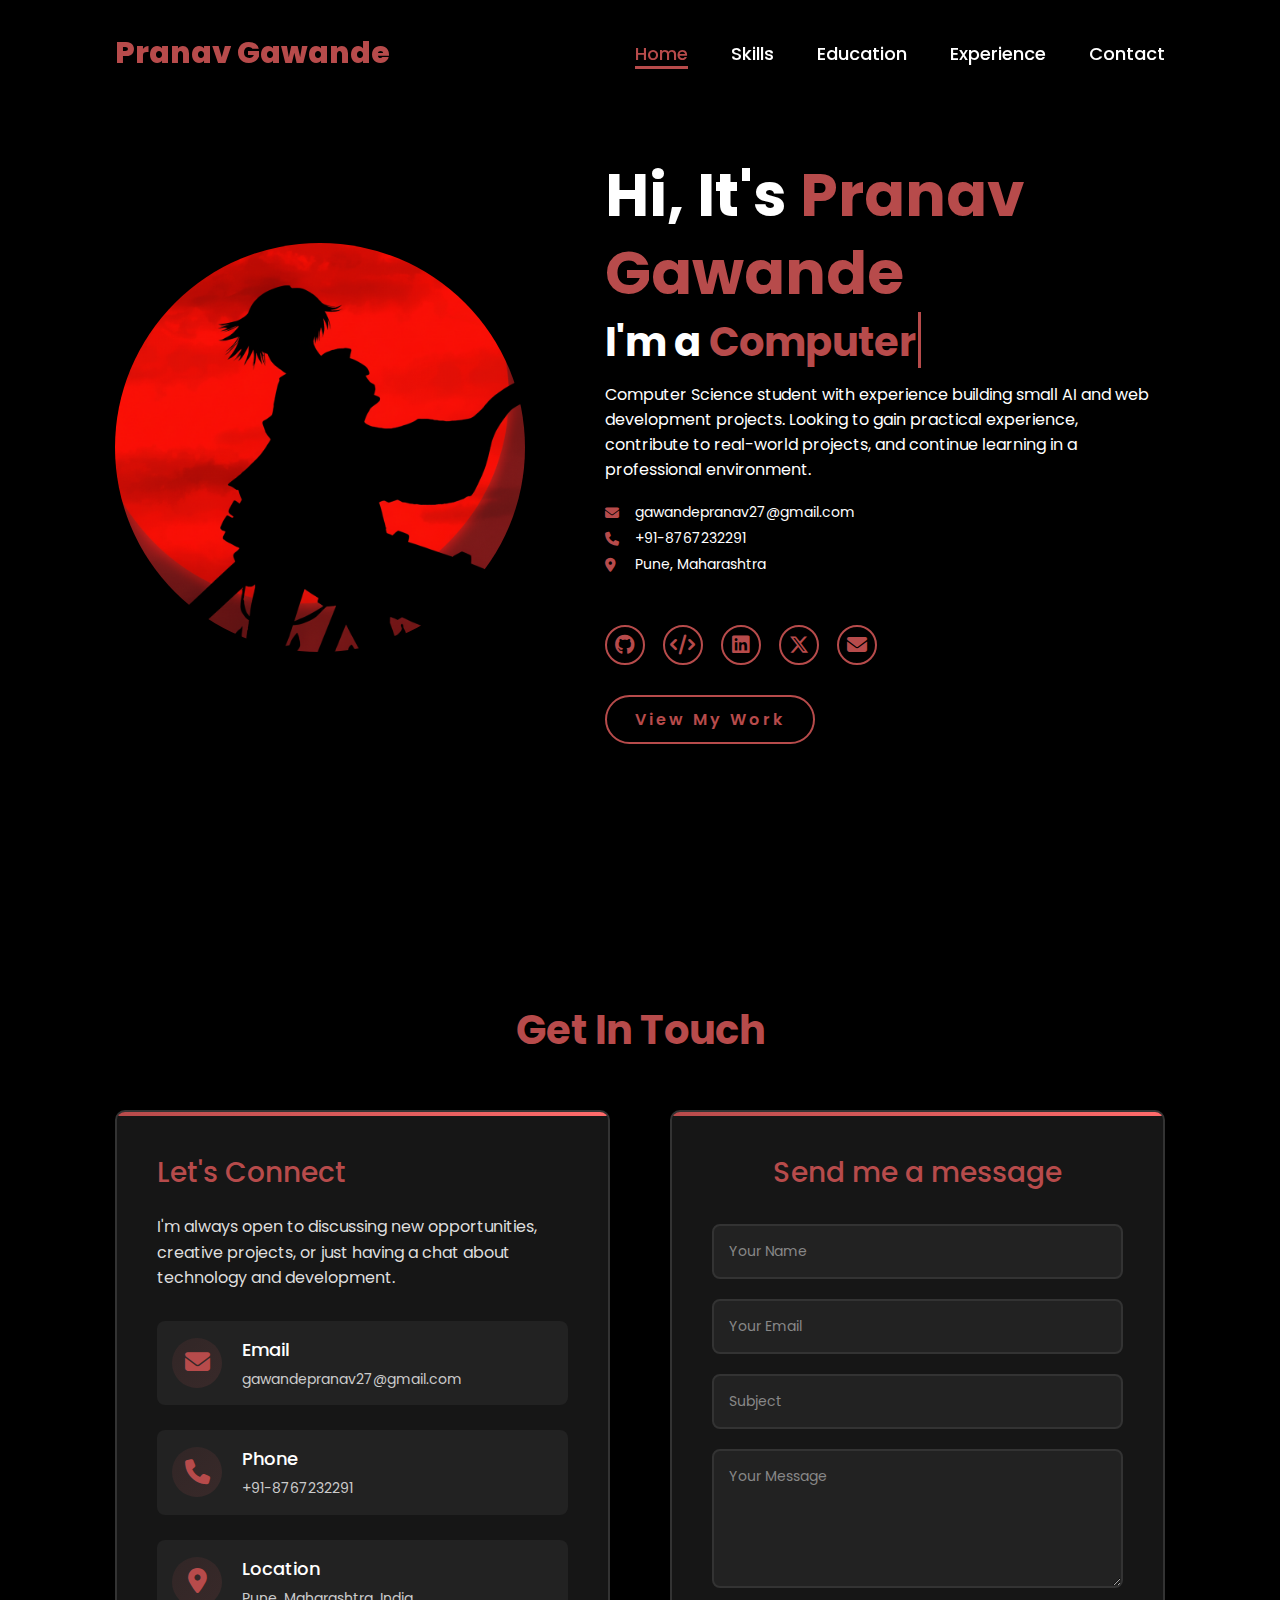
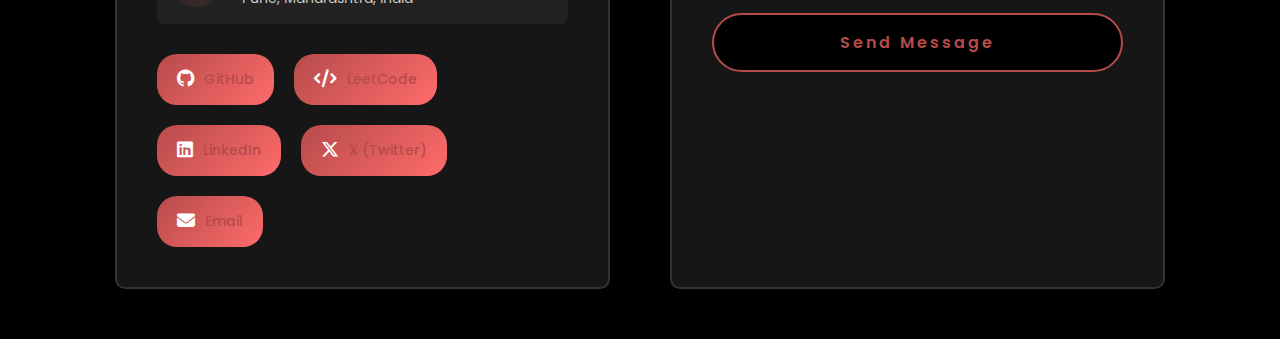
<file: index.html>
<!DOCTYPE html>
<html lang="en">
    
<head>
    <meta charset="UTF-8">
    <meta name="viewport" content="width=device-width, initial-scale=1.0">
    <link rel="stylesheet" href="https://cdnjs.cloudflare.com/ajax/libs/font-awesome/6.5.2/css/all.min.css">
    <link rel="stylesheet" href="style.css">
    <title>Portfolio Website</title>
</head>
<body>
    <header>
        <a href="index.html" class="logo">Pranav Gawande</a>

        <nav>
            <a href="index.html" class="active">Home</a>
            <a href="skills.html">Skills</a>
            <a href="education.html">Education</a>
            <a href="experience.html">Experience</a>
            <a href="#contact">Contact</a>
        </nav>
    </header>
    <section class="home">
        <div class="home-img">
            <img src="main.jpg" alt="">
        </div>
        <div class="home-content">
            <h1>Hi, It's <span>Pranav Gawande</span></h1>
            <h3 class="typing-text">I'm a <span></span></h3>
            <p>Computer Science student with experience building small AI and web development projects. Looking to gain practical experience, contribute to real-world projects, and continue learning in a professional environment.</p>
            <div class="contact-info">
                <p><i class="fa-solid fa-envelope"></i> gawandepranav27@gmail.com</p>
                <p><i class="fa-solid fa-phone"></i> +91-8767232291</p>
                <p><i class="fa-solid fa-location-dot"></i> Pune, Maharashtra</p>
            </div>
            <div class="social-icons">
                <a href="https://github.com/pranavv00" target="_blank"><i class="fa-brands fa-github"></i></a>
                <a href="https://leetcode.com/u/pranavvv__/" target="_blank"><i class="fa-solid fa-code"></i></a>
                <a href="https://linkedin.com/in/pranav-gawande" target="_blank"><i class="fa-brands fa-linkedin"></i></a>
                <a href="https://x.com/pranvv27" target="_blank"><i class="fa-brands fa-x-twitter"></i></a>
                <a href="mailto:gawandepranav27@gmail.com"><i class="fa-solid fa-envelope"></i></a>
            </div>
            <a href="experience.html" class="btn">View My Work</a>
        </div>
    </section>

    <!-- Contact Section -->
    <section id="contact" class="contact-section">
        <div class="container">
            <h1 class="section-title">Get In Touch</h1>
            <div class="contact-content">
                <div class="contact-info-card">
                    <h2>Let's Connect</h2>
                    <p>I'm always open to discussing new opportunities, creative projects, or just having a chat about technology and development.</p>
                    
                    <div class="contact-details">
                        <div class="contact-item">
                            <i class="fa-solid fa-envelope"></i>
                            <div>
                                <h3>Email</h3>
                                <p>gawandepranav27@gmail.com</p>
                            </div>
                        </div>
                        <div class="contact-item">
                            <i class="fa-solid fa-phone"></i>
                            <div>
                                <h3>Phone</h3>
                                <p>+91-8767232291</p>
                            </div>
                        </div>
                        <div class="contact-item">
                            <i class="fa-solid fa-location-dot"></i>
                            <div>
                                <h3>Location</h3>
                                <p>Pune, Maharashtra, India</p>
                            </div>
                        </div>
                    </div>

                    <div class="social-links">
                        <a href="https://github.com/pranavv00" target="_blank" class="social-link">
                            <i class="fa-brands fa-github"></i>
                            <span>GitHub</span>
                        </a>
                        <a href="https://leetcode.com/u/pranavvv__/" target="_blank" class="social-link">
                            <i class="fa-solid fa-code"></i>
                            <span>LeetCode</span>
                        </a>
                        <a href="https://linkedin.com/in/pranav-gawande" target="_blank" class="social-link">
                            <i class="fa-brands fa-linkedin"></i>
                            <span>LinkedIn</span>
                        </a>
                        <a href="https://x.com/pranvv27" target="_blank" class="social-link">
                            <i class="fa-brands fa-x-twitter"></i>
                            <span>X (Twitter)</span>
                        </a>
                        <a href="mailto:gawandepranav27@gmail.com" class="social-link">
                            <i class="fa-solid fa-envelope"></i>
                            <span>Email</span>
                        </a>
                    </div>
                </div>

                <div class="contact-form">
                    <h2>Send me a message</h2>
                    <form action="https://formspree.io/f/xldwqepa" method="POST" id="contact-form">
                        <div class="form-group">
                            <input type="text" name="name" placeholder="Your Name" required>
                        </div>
                        <div class="form-group">
                            <input type="email" name="email" placeholder="Your Email" required>
                        </div>
                        <div class="form-group">
                            <input type="text" name="subject" placeholder="Subject" required>
                        </div>
                        <div class="form-group">
                            <textarea name="message" placeholder="Your Message" rows="5" required></textarea>
                        </div>
                        <button type="submit" class="btn">Send Message</button>
                    </form>
                </div>
            </div>
        </div>
    </section>
    <script src="script.js"></script>
</body>
</html>
</file>
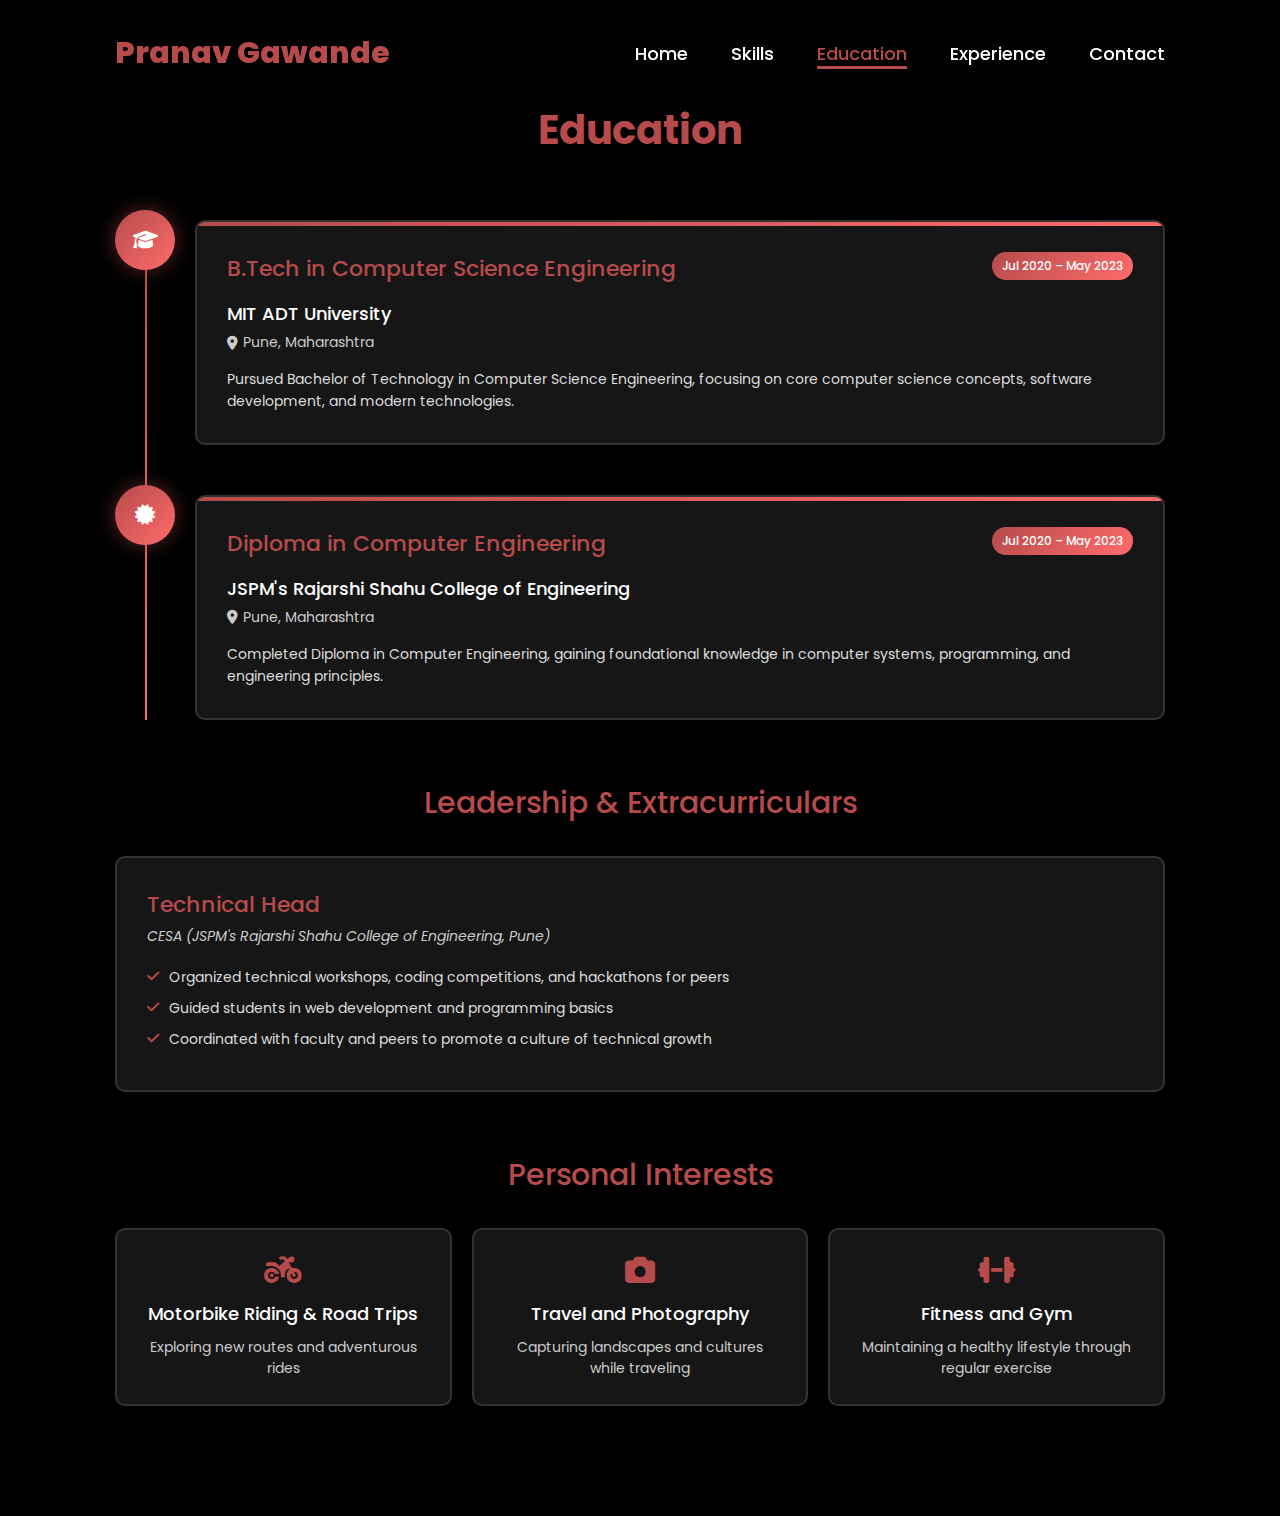
<file: education.html>
<!DOCTYPE html>
<html lang="en">
    
<head>
    <meta charset="UTF-8">
    <meta name="viewport" content="width=device-width, initial-scale=1.0">
    <link rel="stylesheet" href="https://cdnjs.cloudflare.com/ajax/libs/font-awesome/6.5.2/css/all.min.css">
    <link rel="stylesheet" href="style.css">
    <title>Education - Pranav Gawande</title>
</head>
<body>
    <header>
        <a href="index.html" class="logo">Pranav Gawande</a>

        <nav>
            <a href="index.html"> Home</a>
            <a href="skills.html">Skills</a>
            <a href="education.html" class="active">Education</a>
            <a href="experience.html">Experience</a>
            <a href="#contact">Contact</a>
        </nav>
    </header>
    
    <section class="education-section">
        <div class="container">
            <h1 class="section-title">Education</h1>
            
            <div class="education-timeline">
                <div class="timeline-item">
                    <div class="timeline-marker">
                        <i class="fa-solid fa-graduation-cap"></i>
                    </div>
                    <div class="timeline-content">
                        <div class="education-card">
                            <div class="education-header">
                                <h2>B.Tech in Computer Science Engineering</h2>
                                <span class="education-period">Jul 2020 – May 2023</span>
                            </div>
                            <div class="education-details">
                                <h3>MIT ADT University</h3>
                                <p class="location"><i class="fa-solid fa-location-dot"></i> Pune, Maharashtra</p>
                                <div class="education-description">
                                    <p>Pursued Bachelor of Technology in Computer Science Engineering, focusing on core computer science concepts, software development, and modern technologies.</p>
                                </div>
                            </div>
                        </div>
                    </div>
                </div>

                <div class="timeline-item">
                    <div class="timeline-marker">
                        <i class="fa-solid fa-certificate"></i>
                    </div>
                    <div class="timeline-content">
                        <div class="education-card">
                            <div class="education-header">
                                <h2>Diploma in Computer Engineering</h2>
                                <span class="education-period">Jul 2020 – May 2023</span>
                            </div>
                            <div class="education-details">
                                <h3>JSPM's Rajarshi Shahu College of Engineering</h3>
                                <p class="location"><i class="fa-solid fa-location-dot"></i> Pune, Maharashtra</p>
                                <div class="education-description">
                                    <p>Completed Diploma in Computer Engineering, gaining foundational knowledge in computer systems, programming, and engineering principles.</p>
                                </div>
                            </div>
                        </div>
                    </div>
                </div>
            </div>

            <div class="leadership-section">
                <h2 class="subsection-title">Leadership & Extracurriculars</h2>
                <div class="leadership-card">
                    <div class="leadership-header">
                        <h3>Technical Head</h3>
                        <span class="organization">CESA (JSPM's Rajarshi Shahu College of Engineering, Pune)</span>
                    </div>
                    <div class="leadership-details">
                        <ul>
                            <li><i class="fa-solid fa-check"></i> Organized technical workshops, coding competitions, and hackathons for peers</li>
                            <li><i class="fa-solid fa-check"></i> Guided students in web development and programming basics</li>
                            <li><i class="fa-solid fa-check"></i> Coordinated with faculty and peers to promote a culture of technical growth</li>
                        </ul>
                    </div>
                </div>
            </div>

            <div class="interests-section">
                <h2 class="subsection-title">Personal Interests</h2>
                <div class="interests-grid">
                    <div class="interest-card">
                        <i class="fa-solid fa-motorcycle"></i>
                        <h3>Motorbike Riding & Road Trips</h3>
                        <p>Exploring new routes and adventurous rides</p>
                    </div>
                    <div class="interest-card">
                        <i class="fa-solid fa-camera"></i>
                        <h3>Travel and Photography</h3>
                        <p>Capturing landscapes and cultures while traveling</p>
                    </div>
                    <div class="interest-card">
                        <i class="fa-solid fa-dumbbell"></i>
                        <h3>Fitness and Gym</h3>
                        <p>Maintaining a healthy lifestyle through regular exercise</p>
                    </div>
                </div>
            </div>
        </div>
    </section>
    <script src="script.js"></script>
</body>
</html>
</file>
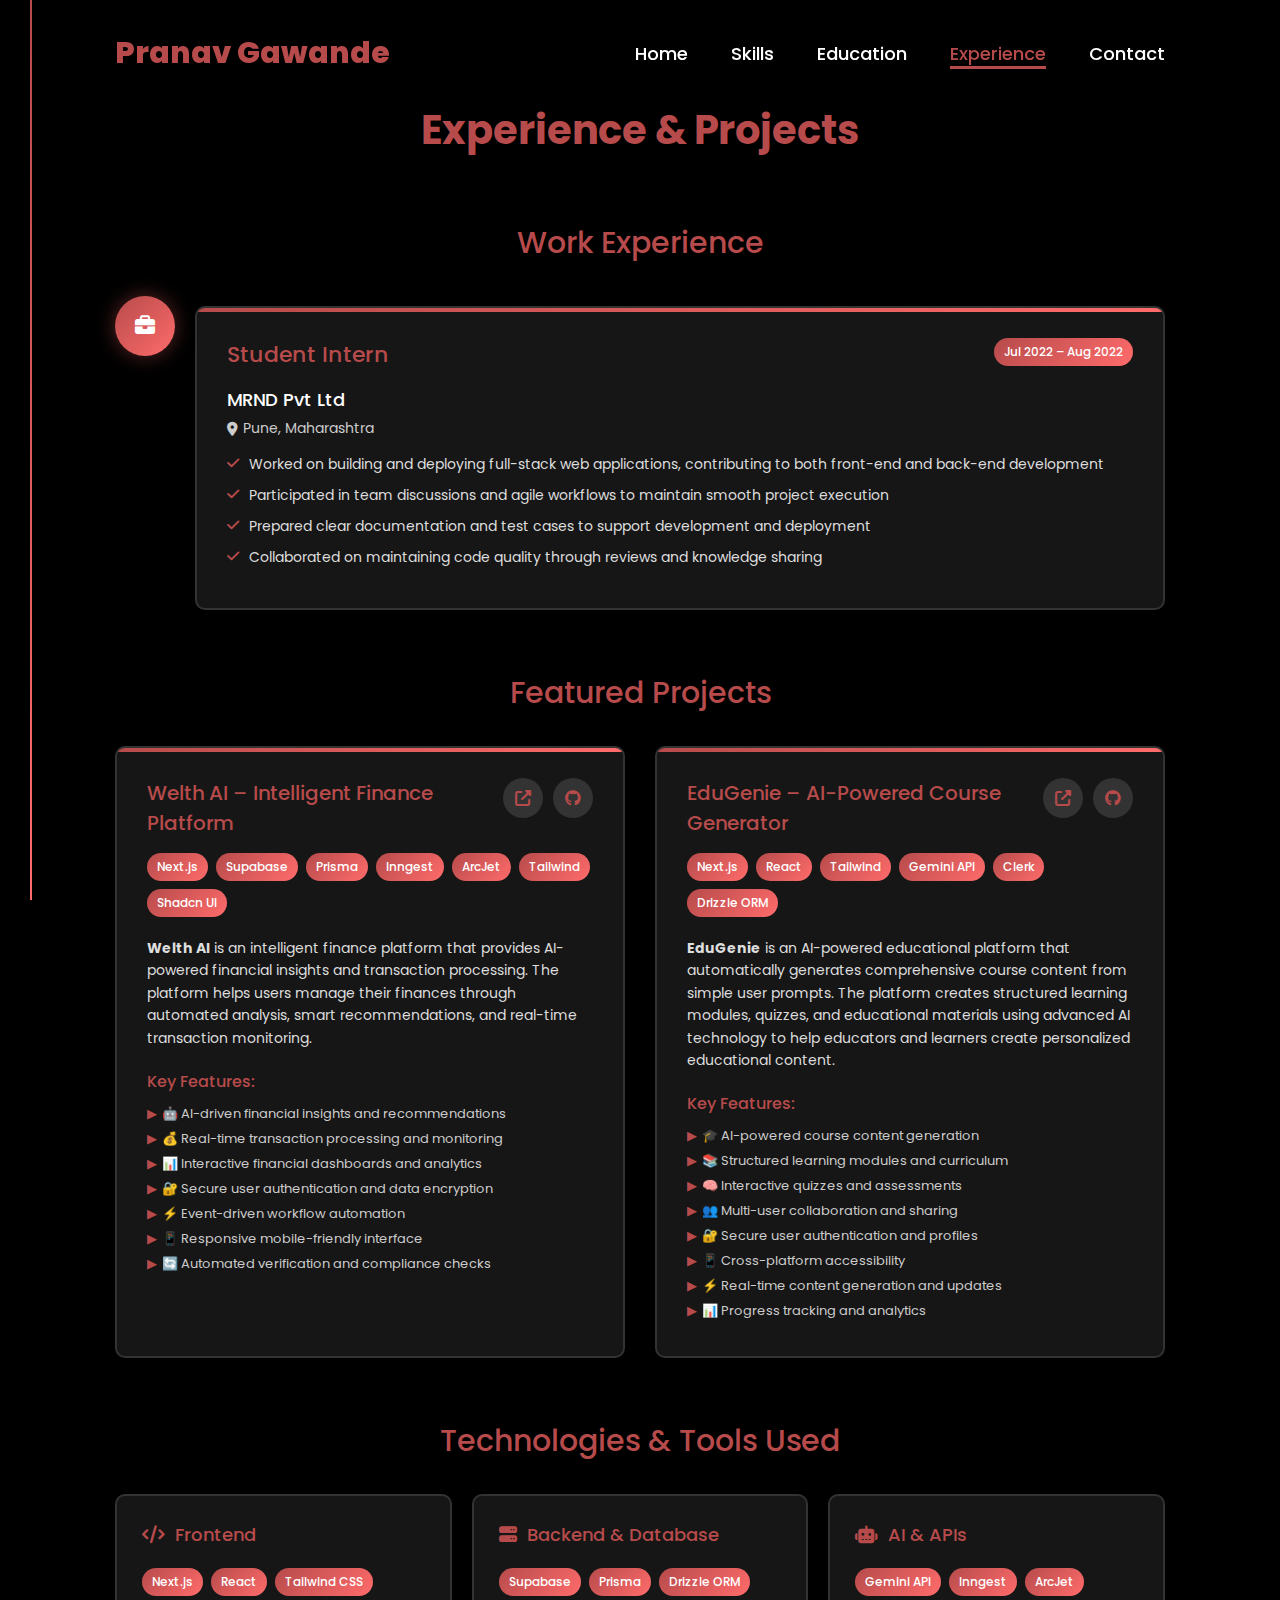
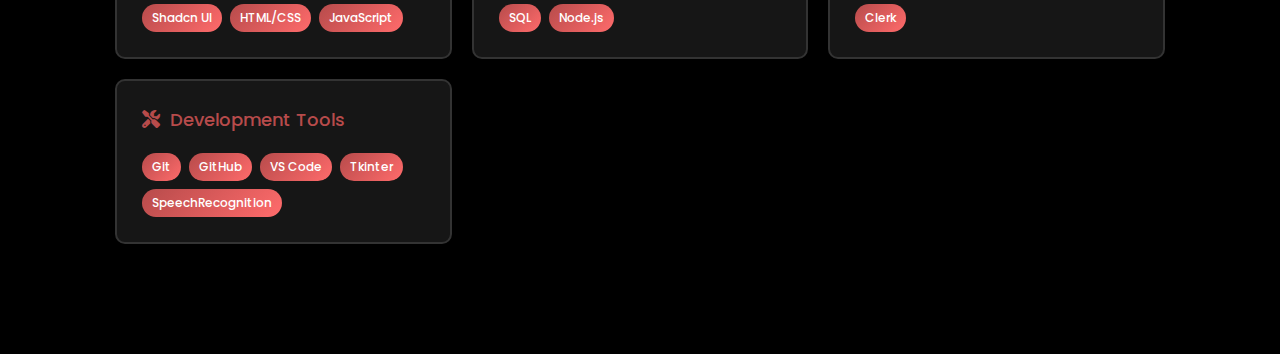
<file: experience.html>
<!DOCTYPE html>
<html lang="en">
    
<head>
    <meta charset="UTF-8">
    <meta name="viewport" content="width=device-width, initial-scale=1.0">
    <link rel="stylesheet" href="https://cdnjs.cloudflare.com/ajax/libs/font-awesome/6.5.2/css/all.min.css">
    <link rel="stylesheet" href="style.css">
    <title>Experience - Pranav Gawande</title>
</head>
<body>
    <header>
        <a href="index.html" class="logo">Pranav Gawande</a>

        <nav>
            <a href="index.html"> Home</a>
            <a href="skills.html">Skills</a>
            <a href="education.html">Education</a>
            <a href="experience.html" class="active">Experience</a>
            <a href="#contact">Contact</a>
        </nav>
    </header>
    
    <section class="experience-section">
        <div class="container">
            <h1 class="section-title">Experience & Projects</h1>
            
            <!-- Work Experience -->
            <div class="experience-timeline">
                <h2 class="subsection-title">Work Experience</h2>
                
                <div class="timeline-item">
                    <div class="timeline-marker">
                        <i class="fa-solid fa-briefcase"></i>
                    </div>
                    <div class="timeline-content">
                        <div class="experience-card">
                            <div class="experience-header">
                                <h3>Student Intern</h3>
                                <span class="experience-period">Jul 2022 – Aug 2022</span>
                            </div>
                            <div class="experience-details">
                                <h4>MRND Pvt Ltd</h4>
                                <p class="location"><i class="fa-solid fa-location-dot"></i> Pune, Maharashtra</p>
                                <div class="experience-description">
                                    <ul>
                                        <li><i class="fa-solid fa-check"></i> Worked on building and deploying full-stack web applications, contributing to both front-end and back-end development</li>
                                        <li><i class="fa-solid fa-check"></i> Participated in team discussions and agile workflows to maintain smooth project execution</li>
                                        <li><i class="fa-solid fa-check"></i> Prepared clear documentation and test cases to support development and deployment</li>
                                        <li><i class="fa-solid fa-check"></i> Collaborated on maintaining code quality through reviews and knowledge sharing</li>
                                    </ul>
                                </div>
                            </div>
                        </div>
                    </div>
                </div>
            </div>

            <!-- Projects Section -->
            <div class="projects-section">
                <h2 class="subsection-title">Featured Projects</h2>
                
                <div class="projects-grid">
                    <div class="project-card">
                        <div class="project-header">
                            <h3>Welth AI – Intelligent Finance Platform</h3>
                            <div class="project-links">
                                <a href="#" class="project-link"><i class="fa-solid fa-external-link-alt"></i></a>
                                <a href="#" class="project-link"><i class="fa-brands fa-github"></i></a>
                            </div>
                        </div>
                        <div class="project-tech">
                            <span class="tech-tag">Next.js</span>
                            <span class="tech-tag">Supabase</span>
                            <span class="tech-tag">Prisma</span>
                            <span class="tech-tag">Inngest</span>
                            <span class="tech-tag">ArcJet</span>
                            <span class="tech-tag">Tailwind</span>
                            <span class="tech-tag">Shadcn UI</span>
                        </div>
                        <div class="project-description">
                            <p><strong>Welth AI</strong> is an intelligent finance platform that provides AI-powered financial insights and transaction processing. The platform helps users manage their finances through automated analysis, smart recommendations, and real-time transaction monitoring.</p>
                        </div>
                        <div class="project-features">
                            <h4>Key Features:</h4>
                            <ul>
                                <li>🤖 AI-driven financial insights and recommendations</li>
                                <li>💰 Real-time transaction processing and monitoring</li>
                                <li>📊 Interactive financial dashboards and analytics</li>
                                <li>🔐 Secure user authentication and data encryption</li>
                                <li>⚡ Event-driven workflow automation</li>
                                <li>📱 Responsive mobile-friendly interface</li>
                                <li>🔄 Automated verification and compliance checks</li>
                            </ul>
                        </div>
                    </div>

                    <div class="project-card">
                        <div class="project-header">
                            <h3>EduGenie – AI-Powered Course Generator</h3>
                            <div class="project-links">
                                <a href="#" class="project-link"><i class="fa-solid fa-external-link-alt"></i></a>
                                <a href="#" class="project-link"><i class="fa-brands fa-github"></i></a>
                            </div>
                        </div>
                        <div class="project-tech">
                            <span class="tech-tag">Next.js</span>
                            <span class="tech-tag">React</span>
                            <span class="tech-tag">Tailwind</span>
                            <span class="tech-tag">Gemini API</span>
                            <span class="tech-tag">Clerk</span>
                            <span class="tech-tag">Drizzle ORM</span>
                        </div>
                        <div class="project-description">
                            <p><strong>EduGenie</strong> is an AI-powered educational platform that automatically generates comprehensive course content from simple user prompts. The platform creates structured learning modules, quizzes, and educational materials using advanced AI technology to help educators and learners create personalized educational content.</p>
                        </div>
                        <div class="project-features">
                            <h4>Key Features:</h4>
                            <ul>
                                <li>🎓 AI-powered course content generation</li>
                                <li>📚 Structured learning modules and curriculum</li>
                                <li>🧠 Interactive quizzes and assessments</li>
                                <li>👥 Multi-user collaboration and sharing</li>
                                <li>🔐 Secure user authentication and profiles</li>
                                <li>📱 Cross-platform accessibility</li>
                                <li>⚡ Real-time content generation and updates</li>
                                <li>📊 Progress tracking and analytics</li>
                            </ul>
                        </div>
                    </div>
                </div>
            </div>

            <!-- Additional Skills/Technologies -->
            <div class="technologies-section">
                <h2 class="subsection-title">Technologies & Tools Used</h2>
                <div class="tech-categories">
                    <div class="tech-category">
                        <h3><i class="fa-solid fa-code"></i> Frontend</h3>
                        <div class="tech-tags">
                            <span class="tech-tag">Next.js</span>
                            <span class="tech-tag">React</span>
                            <span class="tech-tag">Tailwind CSS</span>
                            <span class="tech-tag">Shadcn UI</span>
                            <span class="tech-tag">HTML/CSS</span>
                            <span class="tech-tag">JavaScript</span>
                        </div>
                    </div>
                    <div class="tech-category">
                        <h3><i class="fa-solid fa-server"></i> Backend & Database</h3>
                        <div class="tech-tags">
                            <span class="tech-tag">Supabase</span>
                            <span class="tech-tag">Prisma</span>
                            <span class="tech-tag">Drizzle ORM</span>
                            <span class="tech-tag">SQL</span>
                            <span class="tech-tag">Node.js</span>
                        </div>
                    </div>
                    <div class="tech-category">
                        <h3><i class="fa-solid fa-robot"></i> AI & APIs</h3>
                        <div class="tech-tags">
                            <span class="tech-tag">Gemini API</span>
                            <span class="tech-tag">Inngest</span>
                            <span class="tech-tag">ArcJet</span>
                            <span class="tech-tag">Clerk</span>
                        </div>
                    </div>
                    <div class="tech-category">
                        <h3><i class="fa-solid fa-tools"></i> Development Tools</h3>
                        <div class="tech-tags">
                            <span class="tech-tag">Git</span>
                            <span class="tech-tag">GitHub</span>
                            <span class="tech-tag">VS Code</span>
                            <span class="tech-tag">Tkinter</span>
                            <span class="tech-tag">SpeechRecognition</span>
                        </div>
                    </div>
                </div>
            </div>
        </div>
    </section>
    <script src="script.js"></script>
</body>
</html>
</file>
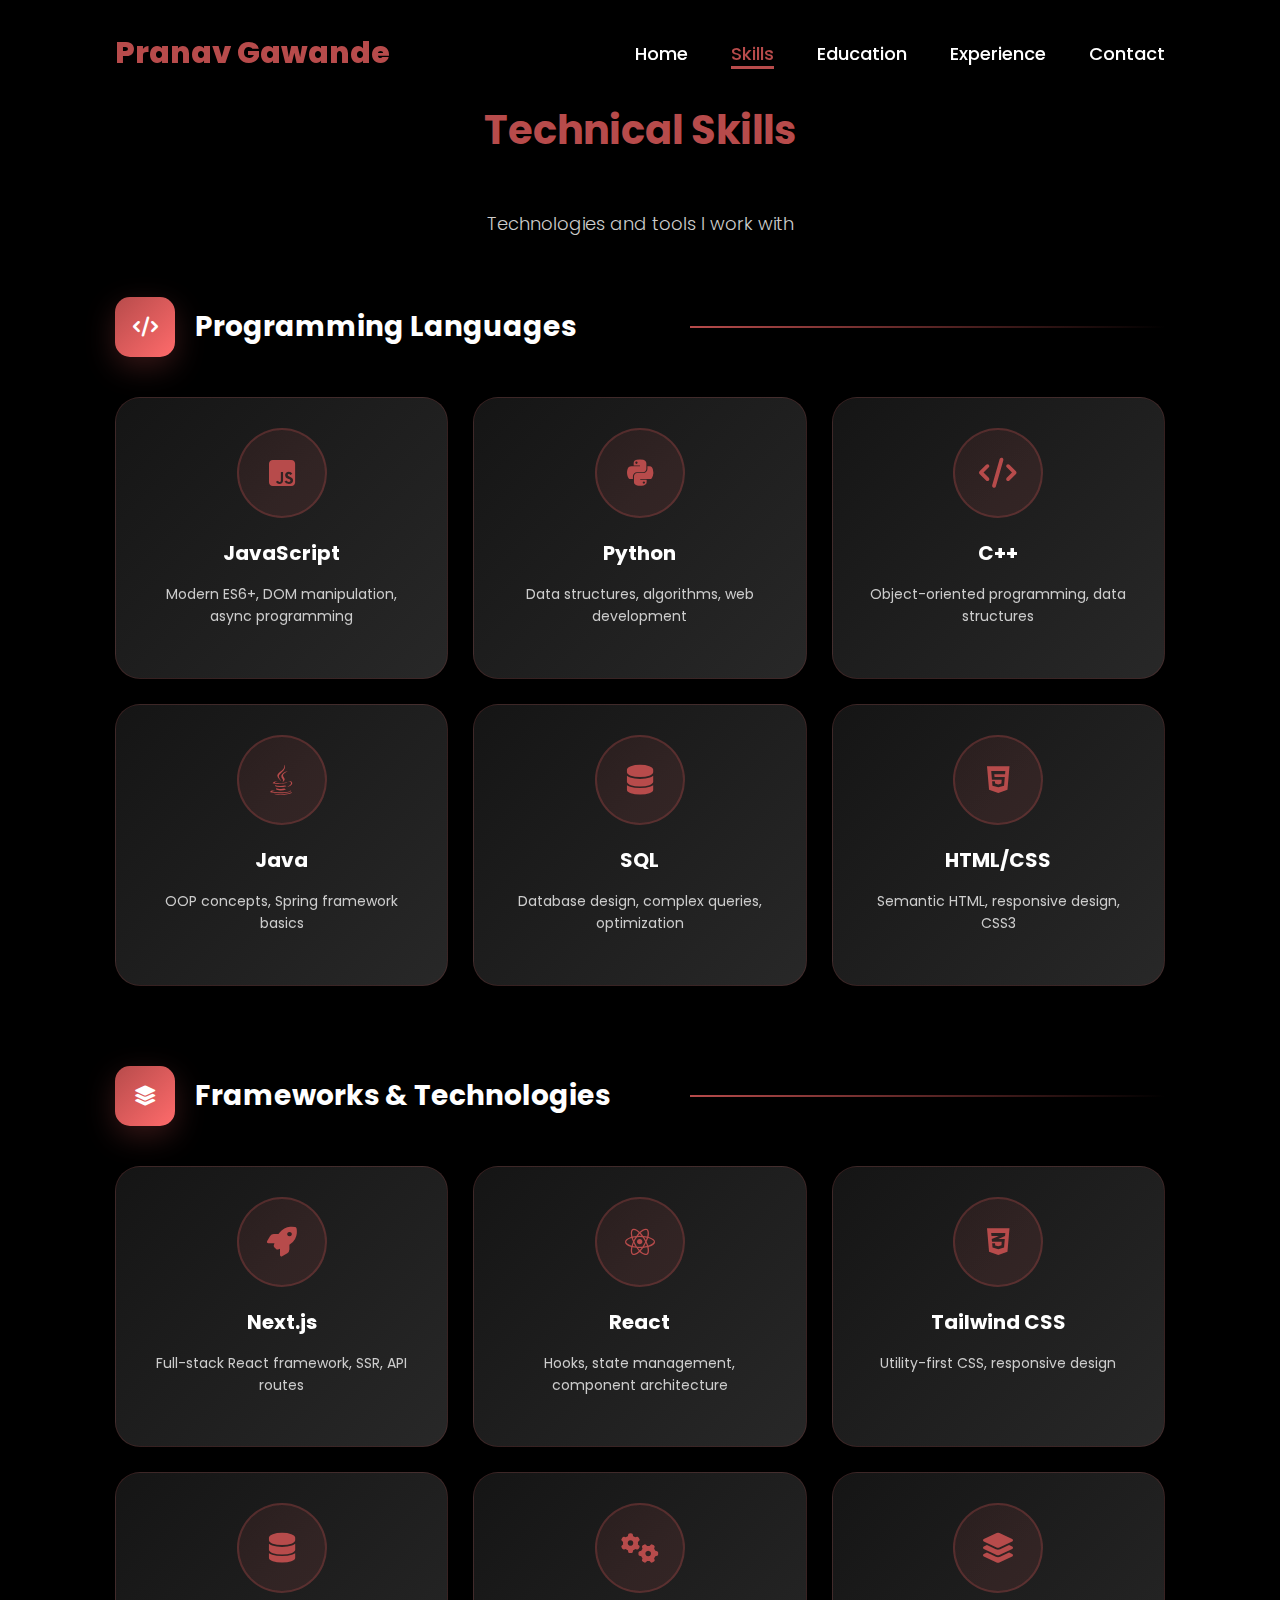
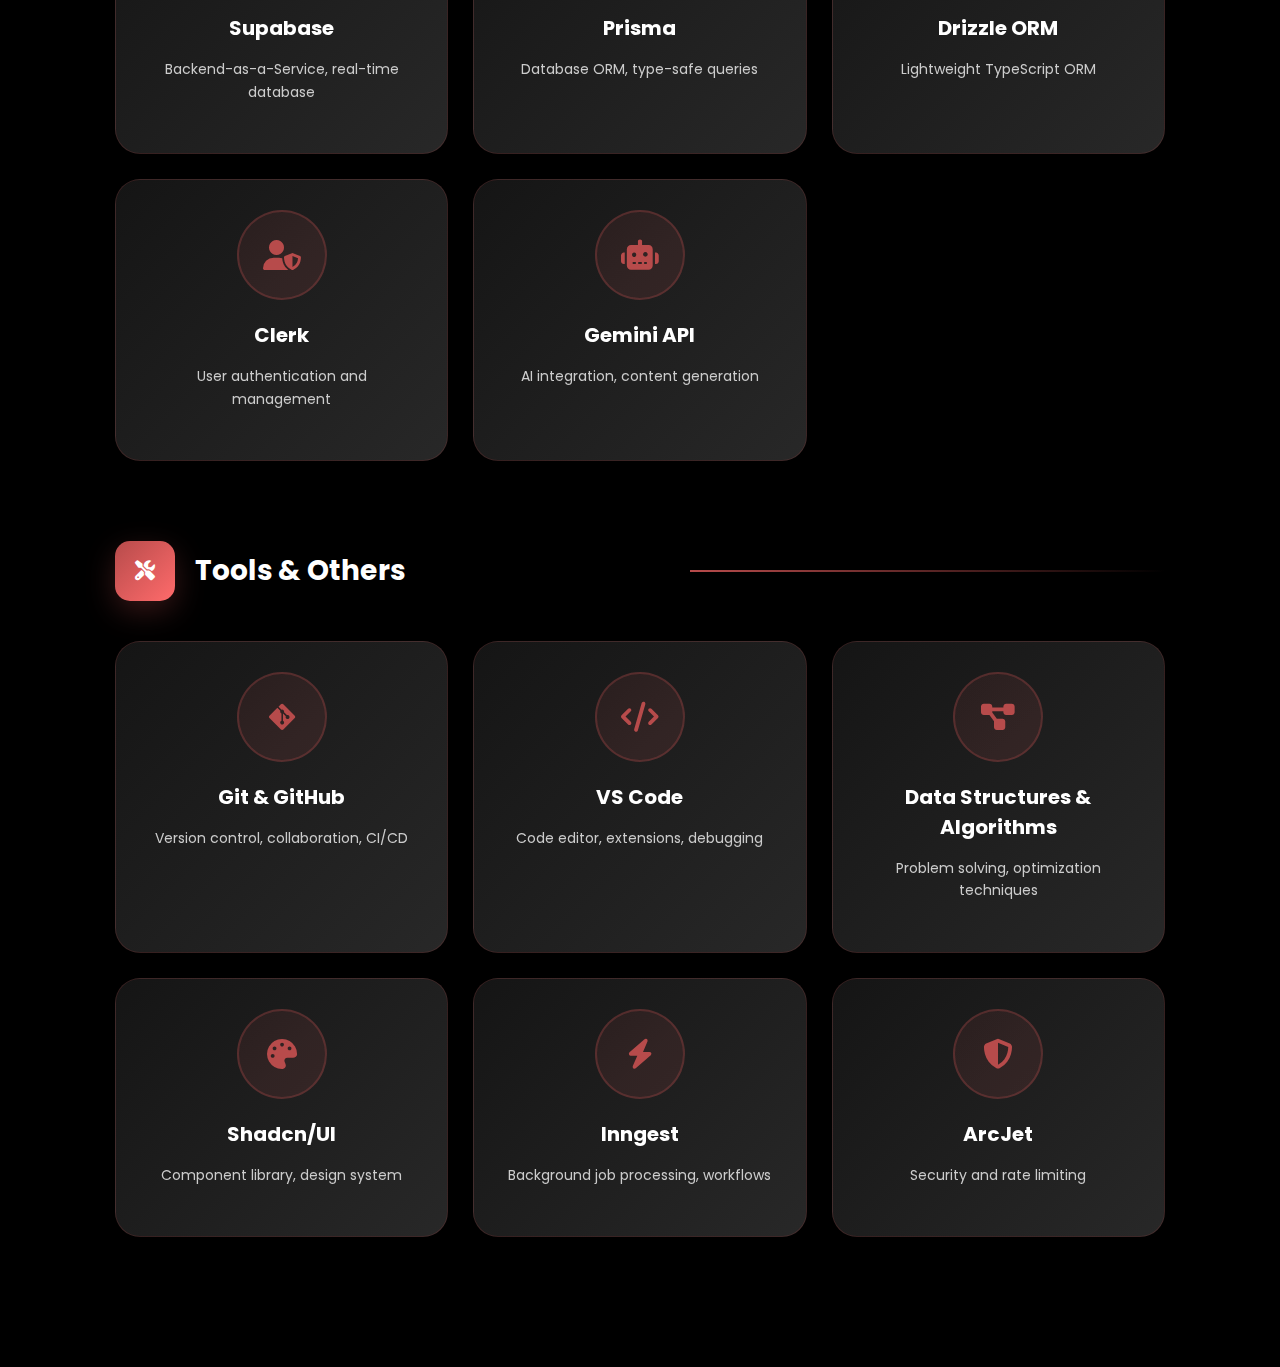
<file: skills.html>
<!DOCTYPE html>
<html lang="en">
    
<head>
    <meta charset="UTF-8">
    <meta name="viewport" content="width=device-width, initial-scale=1.0">
    <link rel="stylesheet" href="https://cdnjs.cloudflare.com/ajax/libs/font-awesome/6.5.2/css/all.min.css">
    <link rel="stylesheet" href="style.css">
    <title>Skills - Pranav Gawande</title>
</head>
<body>
    <header>
        <a href="index.html" class="logo">Pranav Gawande</a>

        <nav>
            <a href="index.html"> Home</a>
            <a href="skills.html" class="active">Skills</a>
            <a href="education.html">Education</a>
            <a href="experience.html">Experience</a>
            <a href="#contact">Contact</a>
        </nav>
    </header>
    
    <section class="skills-section">
        <div class="container">
            <div class="skills-header">
                <h1 class="section-title">Technical Skills</h1>
                <p class="section-subtitle">Technologies and tools I work with</p>
            </div>
            
            <!-- Programming Languages -->
            <div class="skills-category-section">
                <div class="category-header">
                    <div class="category-icon">
                        <i class="fa-solid fa-code"></i>
                    </div>
                    <h2 class="category-title">Programming Languages</h2>
                    <div class="category-line"></div>
                </div>
                <div class="skills-grid-beautiful">
                    <div class="skill-card-beautiful">
                        <div class="skill-icon-container">
                            <i class="fab fa-js-square"></i>
                        </div>
                        <h3>JavaScript</h3>
                        <p>Modern ES6+, DOM manipulation, async programming</p>
                    </div>

                    <div class="skill-card-beautiful">
                        <div class="skill-icon-container">
                            <i class="fab fa-python"></i>
                        </div>
                        <h3>Python</h3>
                        <p>Data structures, algorithms, web development</p>
                    </div>

                    <div class="skill-card-beautiful">
                        <div class="skill-icon-container">
                            <i class="fas fa-code"></i>
                        </div>
                        <h3>C++</h3>
                        <p>Object-oriented programming, data structures</p>
                    </div>

                    <div class="skill-card-beautiful">
                        <div class="skill-icon-container">
                            <i class="fab fa-java"></i>
                        </div>
                        <h3>Java</h3>
                        <p>OOP concepts, Spring framework basics</p>
                    </div>

                    <div class="skill-card-beautiful">
                        <div class="skill-icon-container">
                            <i class="fas fa-database"></i>
                        </div>
                        <h3>SQL</h3>
                        <p>Database design, complex queries, optimization</p>
                    </div>

                    <div class="skill-card-beautiful">
                        <div class="skill-icon-container">
                            <i class="fab fa-html5"></i>
                        </div>
                        <h3>HTML/CSS</h3>
                        <p>Semantic HTML, responsive design, CSS3</p>
                    </div>
                </div>
            </div>

            <!-- Frameworks & Technologies -->
            <div class="skills-category-section">
                <div class="category-header">
                    <div class="category-icon">
                        <i class="fa-solid fa-layer-group"></i>
                    </div>
                    <h2 class="category-title">Frameworks & Technologies</h2>
                    <div class="category-line"></div>
                </div>
                <div class="skills-grid-beautiful">
                    <div class="skill-card-beautiful">
                        <div class="skill-icon-container">
                            <i class="fas fa-rocket"></i>
                        </div>
                        <h3>Next.js</h3>
                        <p>Full-stack React framework, SSR, API routes</p>
                    </div>

                    <div class="skill-card-beautiful">
                        <div class="skill-icon-container">
                            <i class="fab fa-react"></i>
                        </div>
                        <h3>React</h3>
                        <p>Hooks, state management, component architecture</p>
                    </div>

                    <div class="skill-card-beautiful">
                        <div class="skill-icon-container">
                            <i class="fab fa-css3-alt"></i>
                        </div>
                        <h3>Tailwind CSS</h3>
                        <p>Utility-first CSS, responsive design</p>
                    </div>

                    <div class="skill-card-beautiful">
                        <div class="skill-icon-container">
                            <i class="fas fa-database"></i>
                        </div>
                        <h3>Supabase</h3>
                        <p>Backend-as-a-Service, real-time database</p>
                    </div>

                    <div class="skill-card-beautiful">
                        <div class="skill-icon-container">
                            <i class="fas fa-cogs"></i>
                        </div>
                        <h3>Prisma</h3>
                        <p>Database ORM, type-safe queries</p>
                    </div>

                    <div class="skill-card-beautiful">
                        <div class="skill-icon-container">
                            <i class="fas fa-layer-group"></i>
                        </div>
                        <h3>Drizzle ORM</h3>
                        <p>Lightweight TypeScript ORM</p>
                    </div>

                    <div class="skill-card-beautiful">
                        <div class="skill-icon-container">
                            <i class="fas fa-user-shield"></i>
                        </div>
                        <h3>Clerk</h3>
                        <p>User authentication and management</p>
                    </div>

                    <div class="skill-card-beautiful">
                        <div class="skill-icon-container">
                            <i class="fas fa-robot"></i>
                        </div>
                        <h3>Gemini API</h3>
                        <p>AI integration, content generation</p>
                    </div>
                </div>
            </div>

            <!-- Tools & Others -->
            <div class="skills-category-section">
                <div class="category-header">
                    <div class="category-icon">
                        <i class="fa-solid fa-tools"></i>
                    </div>
                    <h2 class="category-title">Tools & Others</h2>
                    <div class="category-line"></div>
                </div>
                <div class="skills-grid-beautiful">
                    <div class="skill-card-beautiful">
                        <div class="skill-icon-container">
                            <i class="fab fa-git-alt"></i>
                        </div>
                        <h3>Git & GitHub</h3>
                        <p>Version control, collaboration, CI/CD</p>
                    </div>

                    <div class="skill-card-beautiful">
                        <div class="skill-icon-container">
                            <i class="fas fa-code"></i>
                        </div>
                        <h3>VS Code</h3>
                        <p>Code editor, extensions, debugging</p>
                    </div>

                    <div class="skill-card-beautiful">
                        <div class="skill-icon-container">
                            <i class="fas fa-project-diagram"></i>
                        </div>
                        <h3>Data Structures & Algorithms</h3>
                        <p>Problem solving, optimization techniques</p>
                    </div>

                    <div class="skill-card-beautiful">
                        <div class="skill-icon-container">
                            <i class="fas fa-palette"></i>
                        </div>
                        <h3>Shadcn/UI</h3>
                        <p>Component library, design system</p>
                    </div>

                    <div class="skill-card-beautiful">
                        <div class="skill-icon-container">
                            <i class="fas fa-bolt"></i>
                        </div>
                        <h3>Inngest</h3>
                        <p>Background job processing, workflows</p>
                    </div>

                    <div class="skill-card-beautiful">
                        <div class="skill-icon-container">
                            <i class="fas fa-shield-alt"></i>
                        </div>
                        <h3>ArcJet</h3>
                        <p>Security and rate limiting</p>
                    </div>
                </div>
            </div>
        </div>
    </section>
    <script src="script.js"></script>
</body>
</html>
</file>
<file: style.css>
@import url('https://fonts.googleapis.com/css2?family=Poppins:wght@100;200;300;400;500;600&display=swap');

*{
    margin: 0;
    padding: 0;
    box-sizing: border-box;
    text-decoration: none;
    border: none;
    outline: none;
    font-family: 'Poppins', sans-serif;
}

html{
    font-size: 62.5%;
}

body{
    width: 100%;
    height: 100vh;
    overflow-x: hidden;
    background-color: black;
    color: white;
}

header{
    margin-top: 20px;
    position: fixed;
    top: 0;
    left: 0;
    width: 100%;
    padding: 1rem 9%;
    background-color: transparent;
    filter: drop-shadow(10px);
    display: flex;
    justify-content: space-between;
    align-items: center;
    z-index: 100;
}

.logo{
    font-size: 3rem;
    color: #b74b4b;
    font-weight: 800;
    cursor: pointer;
    transition: 0.5s ease;
}

.logo:hover{
    transform: scale(1.1);
}

nav a{
    font-size: 1.8rem;
    color: white;
    margin-left: 4rem;
    font-weight: 500;
    transition: 0.3s ease;
    border-bottom: 3px solid transparent;
}

nav a:hover,
nav a.active{
    color: #b74b4b;
    border-bottom: 3px solid #b74b4b;
}

@media(max-width:995px){
    nav{
        position: absolute;
        display: none;
        top: 0;
        right: 0;
        width: 40%;
        border-left: 3px solid #b74b4b;
        border-bottom: 3px solid #b74b4b;
        border-bottom-left-radius: 2rem;
        padding: 1rem solid;
        background-color: #161616;
        border-top: 0.1rem solid rgba(0,0,0,0.1);
    }

    nav.active{
        display: block;
    }

    nav a{
        display: block;
        font-size: 2rem;
        margin: 3rem 0;
    }

    nav a:hover,
    nav a.active{
        padding: 1rem;
        border-radius: 0.5rem;
        border-bottom: 0.5rem solid #b74b4b;
    }
}

section{
    min-height: 100vh;
    padding: 5rem 9% 5rem;
}

.home{
    display: flex;
    justify-content: center;
    align-items: center;
    gap: 8rem;
    background-color: black;
    position: relative;
}

.home .home-content h1{
    font-size: 6rem;
    font-weight: 700;
    line-height: 1.3;
}

span{
    color: #b74b4b;
}

.home-content h3{
    font-size: 4rem;
    margin-bottom: 1rem;
    font-weight: 700;
}

.home-content p{
    font-size: 1.6rem;
    margin-bottom: 2rem;
}

.contact-info{
    margin: 2rem 0;
}

.contact-info p{
    font-size: 1.4rem;
    margin: 0.5rem 0;
    display: flex;
    align-items: center;
    gap: 1rem;
}

.contact-info i{
    color: #b74b4b;
    width: 2rem;
}

.home-img{
    border-radius: 50%;
}

.home-img img{
    position: relative;
    width: 32vw;
    border-radius: 50%;
    box-shadow: 0 0 25px solid #b74b4b;
    cursor: pointer;
    transition: 0.2s linear;
}

.home-img img:hover{
    font-size: 1.8rem;
    font-weight: 500;
}

.social-icons a{
    display: inline-flex;
    justify-content: center;
    align-items: center;
    width: 4rem;
    height: 4rem;
    background-color: transparent;
    border: 0.2rem solid #b74b4b;
    font-size: 2rem;
    border-radius: 50%;
    margin: 3rem 1.5rem 3rem 0;
    transition: 0.3s ease;
    color: #b74b4b;
}

.social-icons a:hover{
    color: black;
    transform: scale(1.3) translateY(-5px);
    background-color: #b74b4b;
    box-shadow: 0  0 25px #b74b4b;
}


.btn{
    display: inline-block;
    padding: 1rem 2.8rem;
    background-color: black;
    border-radius: 4rem;
    font-size: 1.6rem;
    color: #b74b4b;
    letter-spacing: 0.3rem;
    font-weight: 600;
    border: 2px solid #b74b4b;
    transition: 0.3s ease;
    cursor: pointer;
}

.btn:hover{
    transform: scale3d(1.03);
    background-color: #b74b4b;
    color: black;
    box-shadow: 0 0 25px #b74b4b;
}

.typing-text{
    font-size: 34px;
    font-weight: 600;
    min-width: 280px;
}

.typing-text span{
    position: relative;
}

.typing-text span::after{
    content: "";
    background-color: #b74b4b;
    position: absolute;
    width: 3px;
    height: 100%;
    right: -5px;
    animation: blink 1s infinite;
}

@keyframes blink{
    0%, 50% { opacity: 1; }
    51%, 100% { opacity: 0; }
}


@media (max-width: 1000px){
    .home{
        gap: 4rem;
    }
}

@media(max-width:995px){
    .home{
        flex-direction: column;
        margin: 5rem 4rem;
    }

    .home .home-content h3{
        font-size: 2.5rem;
    }

    .home-content h1{
        font-size: 5rem;
    }

    .home-img img{
        width: 70vw;
        margin-top: 4rem;
    }
}

/* Skills Page Styles */
.skills-section{
    background-color: black;
    padding: 10rem 9% 5rem;
}

/* Skills Slider Styles */
.skills-slider-container {
    margin-top: 60px;
    position: relative;
}

.slider {
    width: 100%;
    height: var(--height);
    overflow: hidden;
    mask-image: linear-gradient(
        to right,
        transparent,
        #000 10% 90%,
        transparent
    );
    margin: 20px 0;
}

.slider .list {
    display: flex;
    width: 100%;
    min-width: calc(var(--width) * var(--quantity));
    position: relative;
}

.slider .list .item {
    width: var(--width);
    height: var(--height);
    position: absolute;
    left: 100%;
    animation: autoRun 15s linear infinite;
    transition: filter 0.5s;
    animation-delay: calc( (15s / var(--quantity)) * (var(--position) - 1) - 15s)!important;
}

.skill-item {
    display: flex;
    flex-direction: column;
    align-items: center;
    justify-content: center;
    height: 100%;
    background: rgba(255, 255, 255, 0.05);
    border-radius: 20px;
    backdrop-filter: blur(10px);
    border: 1px solid rgba(255, 255, 255, 0.1);
    padding: 20px;
    transition: all 0.3s ease;
    position: relative;
    overflow: hidden;
}

.skill-item::before {
    content: '';
    position: absolute;
    top: 0;
    left: -100%;
    width: 100%;
    height: 100%;
    background: linear-gradient(90deg, transparent, rgba(255, 255, 255, 0.1), transparent);
    transition: left 0.5s;
}

.skill-item:hover::before {
    left: 100%;
}

.skill-item i {
    font-size: 3rem;
    color: #ff6b6b;
    margin-bottom: 10px;
    transition: all 0.3s ease;
    text-shadow: 0 0 20px rgba(255, 107, 107, 0.5);
}

.skill-item span {
    color: #ffffff;
    font-size: 0.9rem;
    font-weight: 600;
    text-align: center;
    text-shadow: 0 2px 4px rgba(0, 0, 0, 0.3);
}

.skill-item:hover {
    transform: translateY(-10px) scale(1.05);
    background: rgba(255, 107, 107, 0.1);
    border-color: rgba(255, 107, 107, 0.3);
    box-shadow: 0 20px 40px rgba(255, 107, 107, 0.2);
}

.skill-item:hover i {
    transform: scale(1.2) rotate(10deg);
    color: #ff8e8e;
    text-shadow: 0 0 30px rgba(255, 107, 107, 0.8);
}

@keyframes autoRun {
    from {
        left: 100%;
    }
    to {
        left: calc(var(--width) * -1);
    }
}

.slider:hover .item {
    animation-play-state: paused!important;
    filter: grayscale(0.3);
}

.slider .item:hover {
    filter: grayscale(0);
    z-index: 10;
}

.slider[reverse="true"] .item {
    animation: reversePlay 15s linear infinite;
}

@keyframes reversePlay {
    from {
        left: calc(var(--width) * -1);
    }
    to {
        left: 100%;
    }
}

/* Static Skills Section */
.static-skills-section {
    margin-top: 80px;
    text-align: center;
}

.static-skills-title {
    font-size: 2.5rem;
    color: #ff6b6b;
    margin-bottom: 50px;
    font-weight: 700;
    text-shadow: 0 0 20px rgba(255, 107, 107, 0.3);
}

.static-skills-grid {
    display: grid;
    grid-template-columns: repeat(auto-fit, minmax(260px, 1fr));
    gap: 25px;
    max-width: 1400px;
    margin: 0 auto;
    padding: 0 20px;
}

.static-skill-card {
    background: rgba(255, 255, 255, 0.05);
    border-radius: 20px;
    padding: 40px 30px;
    backdrop-filter: blur(10px);
    border: 1px solid rgba(255, 255, 255, 0.1);
    transition: all 0.4s ease;
    position: relative;
    overflow: hidden;
}

.static-skill-card::before {
    content: '';
    position: absolute;
    top: 0;
    left: -100%;
    width: 100%;
    height: 100%;
    background: linear-gradient(90deg, transparent, rgba(255, 107, 107, 0.1), transparent);
    transition: left 0.6s;
}

.static-skill-card:hover::before {
    left: 100%;
}

.static-skill-card:hover {
    transform: translateY(-15px) scale(1.02);
    background: rgba(255, 107, 107, 0.08);
    border-color: rgba(255, 107, 107, 0.3);
    box-shadow: 0 25px 50px rgba(255, 107, 107, 0.15);
}

.static-skill-icon {
    margin-bottom: 20px;
    position: relative;
    z-index: 2;
}

.static-skill-icon i {
    font-size: 4rem;
    color: #ff6b6b;
    transition: all 0.4s ease;
    text-shadow: 0 0 25px rgba(255, 107, 107, 0.4);
}

.static-skill-card:hover .static-skill-icon i {
    transform: scale(1.1) rotate(5deg);
    color: #ff8e8e;
    text-shadow: 0 0 35px rgba(255, 107, 107, 0.7);
}

.static-skill-card h3 {
    font-size: 1.5rem;
    color: #ffffff;
    margin-bottom: 15px;
    font-weight: 600;
    position: relative;
    z-index: 2;
}

.static-skill-card p {
    color: #cccccc;
    font-size: 1rem;
    line-height: 1.6;
    position: relative;
    z-index: 2;
}

/* Responsive Design for Slider */
@media (max-width: 768px) {
    .slider {
        --width: 100px;
        --height: 120px;
    }
    
    .skill-item {
        padding: 15px;
    }
    
    .skill-item i {
        font-size: 2.5rem;
    }
    
    .skill-item span {
        font-size: 0.8rem;
    }
    
    .static-skills-grid {
        grid-template-columns: repeat(auto-fit, minmax(240px, 1fr));
        gap: 20px;
    }
    
    .static-skill-card {
        padding: 30px 20px;
    }
    
    .static-skill-icon i {
        font-size: 3.5rem;
    }
    
    .static-skills-title {
        font-size: 2rem;
        margin-bottom: 40px;
    }
}

@media (max-width: 480px) {
    .slider {
        --width: 80px;
        --height: 100px;
    }
    
    .skill-item {
        padding: 15px;
    }
    
    .skill-item i {
        font-size: 2rem;
    }
    
    .skill-item span {
        font-size: 0.7rem;
    }
    
    .static-skills-grid {
        grid-template-columns: 1fr;
        gap: 15px;
    }
    
    .static-skill-card {
        padding: 25px 15px;
    }
    
    .static-skill-icon i {
        font-size: 3rem;
    }
    
    .static-skills-title {
        font-size: 1.8rem;
        margin-bottom: 30px;
    }
}

.container{
    max-width: 1200px;
    margin: 0 auto;
}

/* Landing Page Styles */
body.landing-page {
    color: #eee;
    font-family: 'Poppins', sans-serif;
    margin: 0;
    background-image:
        repeating-linear-gradient(
            to right, #2d2a44 0 1px, transparent 2px 200px
        ),
        repeating-linear-gradient(
            to bottom, #2d2a44 0 1px, transparent 2px 200px
        ),
        radial-gradient(
            at 50% 50%, #2d2a44, #1d1b34
        );
}

body.landing-page::-webkit-scrollbar {
    width: 0;
}

body.landing-page * {
    padding: 0;
    margin: 0;
    box-sizing: border-box;
    list-style: none;
}

body.landing-page header img {
    width: 50px;
    height: 50px;
    border-radius: 50%;
    object-fit: cover;
    border: 2px solid #c691e6;
}

body.landing-page header {
    width: min(1200px, 90vw);
    margin: auto;
    height: 70px;
    display: flex;
    justify-content: space-between;
    align-items: center;
    position: relative;
    z-index: 10;
}

body.landing-page header nav ul {
    display: flex;
    gap: 30px;
}

body.landing-page header nav ul li a {
    color: #eee;
    text-decoration: none;
    font-weight: 500;
    transition: color 0.3s ease;
}

body.landing-page header nav ul li a:hover {
    color: #c691e6;
}

body.landing-page main {
    position: relative;
}

body.landing-page main .banner {
    height: 100vh;
    display: flex;
    flex-direction: column;
    justify-content: center;
    align-items: center;
    gap: 20px;
    text-align: center;
    margin-top: -70px;
    position: relative;
}

body.landing-page h1, h2, h3, h4, h5, h6 {
    font-weight: 500;
}

body.landing-page .banner button {
    all: unset;
    border: 1px solid #afaeae55;
    padding: 15px 30px;
    border-radius: 30px;
    background-image: linear-gradient(
        to bottom, #eee1, transparent, #eee1
    );
    cursor: pointer;
    transition: 0.5s;
    font-weight: 600;
    font-size: 1.1rem;
    color: #eee;
}

body.landing-page .banner button:hover {
    background-color: #c691e6;
    color: #040018;
    box-shadow: 0 0 50px #c691e6;
    transform: translateY(-2px);
}

body.landing-page h1 {
    --to: left;
    font-size: 4em;
    font-weight: bold;
    background-image: linear-gradient(
        to var(--to), #89a5df, #e46e7f, #e8e191
    );
    -webkit-background-clip: text;
    -webkit-text-fill-color: transparent;
    background-clip: text;
    text-transform: uppercase;
    line-height: 1em;
    margin: 0;
}

body.landing-page h1.right {
    --to: right;
}

body.landing-page h4 {
    font-size: 1.2rem;
    color: #ccc;
    font-weight: 400;
    line-height: 1.6;
}

body.landing-page h5 {
    font-size: 1rem;
    color: #c691e6;
    font-weight: 600;
    letter-spacing: 1px;
}

body.landing-page .banner {
    position: relative;
}

body.landing-page .banner #dotsCanvas {
    position: absolute;
    width: 100%;
    height: 100%;
    top: 0;
    left: 0;
    pointer-events: none;
    z-index: 1;
}

body.landing-page .banner > * {
    position: relative;
    z-index: 2;
}

/* Responsive Design for Landing Page */
@media (max-width: 768px) {
    body.landing-page h1 {
        font-size: 2.5em;
    }
    
    body.landing-page .banner {
        gap: 15px;
        padding: 0 20px;
    }
    
    body.landing-page header nav ul {
        gap: 20px;
    }
    
    body.landing-page header nav ul li a {
        font-size: 0.9rem;
    }
}

@media (max-width: 480px) {
    body.landing-page h1 {
        font-size: 2em;
    }
    
    body.landing-page h4 {
        font-size: 1rem;
    }
    
    body.landing-page .banner button {
        padding: 12px 25px;
        font-size: 1rem;
    }
    
    body.landing-page header nav ul {
        gap: 15px;
    }
    
    body.landing-page header nav ul li a {
        font-size: 0.8rem;
    }
}

.section-title{
    font-size: 4rem;
    text-align: center;
    margin-bottom: 5rem;
    color: #b74b4b;
}

.skills-grid{
    display: grid;
    grid-template-columns: repeat(auto-fit, minmax(350px, 1fr));
    gap: 4rem;
    margin-top: 3rem;
}

.skill-category{
    background-color: #161616;
    padding: 3rem;
    border-radius: 1rem;
    border: 2px solid #333;
    transition: transform 0.3s ease, box-shadow 0.3s ease;
}

.skill-category:hover{
    transform: translateY(-5px);
    box-shadow: 0 10px 30px rgba(183, 75, 75, 0.3);
    border-color: #b74b4b;
}

.skill-category h2{
    font-size: 2.2rem;
    margin-bottom: 2rem;
    color: #b74b4b;
    display: flex;
    align-items: center;
    gap: 1rem;
}

.skills-list{
    display: flex;
    flex-direction: column;
    gap: 1.5rem;
}

.skill-item{
    display: flex;
    flex-direction: column;
    gap: 1rem;
}

.skill-header{
    display: flex;
    align-items: center;
    gap: 1.5rem;
}

.skill-icon{
    font-size: 2.5rem;
    color: #b74b4b;
    width: 4rem;
    height: 4rem;
    display: flex;
    align-items: center;
    justify-content: center;
    background: linear-gradient(135deg, rgba(183, 75, 75, 0.1), rgba(255, 107, 107, 0.1));
    border-radius: 50%;
    transition: transform 0.3s ease, box-shadow 0.3s ease;
}

.skill-icon:hover{
    transform: scale(1.1);
    box-shadow: 0 5px 15px rgba(183, 75, 75, 0.3);
}

.skill-name{
    font-size: 1.6rem;
    font-weight: 500;
    color: white;
    flex: 1;
}

.skill-bar{
    width: 100%;
    height: 8px;
    background-color: #333;
    border-radius: 4px;
    overflow: hidden;
}

.skill-progress{
    height: 100%;
    background: linear-gradient(90deg, #b74b4b, #ff6b6b);
    border-radius: 4px;
    transition: width 1s ease-in-out;
    position: relative;
}

.skill-progress::after{
    content: '';
    position: absolute;
    top: 0;
    left: 0;
    right: 0;
    bottom: 0;
    background: linear-gradient(90deg, transparent, rgba(255,255,255,0.3), transparent);
    animation: shimmer 2s infinite;
}

@keyframes shimmer{
    0% { transform: translateX(-100%); }
    100% { transform: translateX(100%); }
}

/* Beautiful Skills Section */
.skills-header{
    text-align: center;
    margin-bottom: 6rem;
}

.section-subtitle{
    font-size: 1.8rem;
    color: #ccc;
    margin-top: 1rem;
    font-weight: 300;
}

.skills-category-section{
    margin-bottom: 8rem;
}

.category-header{
    display: flex;
    align-items: center;
    margin-bottom: 4rem;
    gap: 2rem;
}

.category-icon{
    width: 60px;
    height: 60px;
    background: linear-gradient(135deg, #b74b4b, #ff6b6b);
    border-radius: 15px;
    display: flex;
    align-items: center;
    justify-content: center;
    font-size: 2rem;
    color: white;
    box-shadow: 0 10px 30px rgba(183, 75, 75, 0.3);
}

.category-title{
    font-size: 2.8rem;
    color: white;
    font-weight: 700;
    flex: 1;
}

.category-line{
    flex: 1;
    height: 2px;
    background: linear-gradient(90deg, #b74b4b, transparent);
}

.skills-grid-beautiful{
    display: grid;
    grid-template-columns: repeat(auto-fit, minmax(320px, 1fr));
    gap: 2.5rem;
}

.skill-card-beautiful{
    background: linear-gradient(135deg, rgba(22, 22, 22, 0.95), rgba(42, 42, 42, 0.95));
    border-radius: 25px;
    padding: 3rem;
    border: 1px solid rgba(183, 75, 75, 0.2);
    backdrop-filter: blur(20px);
    transition: all 0.5s cubic-bezier(0.4, 0, 0.2, 1);
    position: relative;
    overflow: hidden;
    text-align: center;
}

.skill-card-beautiful::before{
    content: '';
    position: absolute;
    top: 0;
    left: 0;
    right: 0;
    bottom: 0;
    background: linear-gradient(135deg, rgba(183, 75, 75, 0.05), rgba(255, 107, 107, 0.05));
    opacity: 0;
    transition: opacity 0.5s ease;
    z-index: 1;
}

.skill-card-beautiful:hover::before{
    opacity: 1;
}

.skill-card-beautiful:hover{
    transform: translateY(-15px) scale(1.02);
    border-color: #b74b4b;
    box-shadow: 0 25px 50px rgba(183, 75, 75, 0.4);
}

.skill-icon-container{
    width: 90px;
    height: 90px;
    margin: 0 auto 2rem;
    background: linear-gradient(135deg, rgba(183, 75, 75, 0.1), rgba(255, 107, 107, 0.1));
    border-radius: 50%;
    display: flex;
    align-items: center;
    justify-content: center;
    font-size: 3rem;
    color: #b74b4b;
    transition: all 0.5s cubic-bezier(0.4, 0, 0.2, 1);
    border: 2px solid rgba(183, 75, 75, 0.3);
    position: relative;
    z-index: 2;
}

.skill-card-beautiful:hover .skill-icon-container{
    transform: scale(1.15) rotateY(15deg);
    background: linear-gradient(135deg, rgba(183, 75, 75, 0.2), rgba(255, 107, 107, 0.2));
    border-color: #b74b4b;
    box-shadow: 0 15px 35px rgba(183, 75, 75, 0.5);
}

.skill-card-beautiful h3{
    font-size: 2rem;
    color: white;
    margin-bottom: 1.5rem;
    font-weight: 700;
    position: relative;
    z-index: 2;
}

.skill-card-beautiful p{
    font-size: 1.4rem;
    color: #ccc;
    line-height: 1.6;
    margin-bottom: 2rem;
    position: relative;
    z-index: 2;
}

.skill-tags{
    display: flex;
    flex-wrap: wrap;
    gap: 0.8rem;
    justify-content: center;
    position: relative;
    z-index: 2;
}

.tag{
    background: linear-gradient(135deg, rgba(183, 75, 75, 0.2), rgba(255, 107, 107, 0.2));
    color: #b74b4b;
    padding: 0.5rem 1.2rem;
    border-radius: 20px;
    font-size: 1.2rem;
    font-weight: 500;
    border: 1px solid rgba(183, 75, 75, 0.3);
    transition: all 0.3s ease;
}

.tag:hover{
    background: linear-gradient(135deg, #b74b4b, #ff6b6b);
    color: white;
    transform: translateY(-2px);
    box-shadow: 0 5px 15px rgba(183, 75, 75, 0.4);
}

@media (max-width: 768px){
    .skills-grid{
        grid-template-columns: 1fr;
        gap: 2rem;
    }
    
    .skill-category{
        padding: 2rem;
    }
    
    .section-title{
        font-size: 3rem;
    }
    
    .individual-skills-grid{
        grid-template-columns: repeat(auto-fit, minmax(250px, 1fr));
        gap: 1.5rem;
    }
    
    .individual-skill-card{
        padding: 2rem;
    }
    
    .skill-icon-large{
        width: 60px;
        height: 60px;
        font-size: 2rem;
    }
    
    .category-title{
        font-size: 2.4rem;
    }
    
    /* Beautiful Skills Responsive */
    .skills-grid-beautiful{
        grid-template-columns: 1fr;
        gap: 2rem;
    }
    
    .skill-card-beautiful{
        padding: 2.5rem;
    }
    
    .category-header{
        flex-direction: column;
        text-align: center;
        gap: 1rem;
    }
    
    .category-line{
        display: none;
    }
    
    .category-title{
        font-size: 2.4rem;
    }
    
    .skill-icon-container{
        width: 70px;
        height: 70px;
        font-size: 2.5rem;
    }
    
    .skill-card-beautiful h3{
        font-size: 1.8rem;
    }
    
    .skill-card-beautiful p{
        font-size: 1.3rem;
    }
    
    .tag{
        font-size: 1.1rem;
        padding: 0.4rem 1rem;
    }
}

/* Education Page Styles */
.education-section{
    background-color: black;
    padding: 10rem 9% 5rem;
}

.education-timeline{
    position: relative;
    margin: 4rem 0;
}

.education-timeline::before{
    content: '';
    position: absolute;
    left: 3rem;
    top: 0;
    bottom: 0;
    width: 2px;
    background: linear-gradient(to bottom, #b74b4b, #ff6b6b);
}

.timeline-item{
    position: relative;
    margin-bottom: 4rem;
    display: flex;
    align-items: flex-start;
    gap: 2rem;
}

.timeline-marker{
    width: 6rem;
    height: 6rem;
    background: linear-gradient(135deg, #b74b4b, #ff6b6b);
    border-radius: 50%;
    display: flex;
    align-items: center;
    justify-content: center;
    font-size: 2rem;
    color: white;
    flex-shrink: 0;
    z-index: 2;
    position: relative;
    box-shadow: 0 0 20px rgba(183, 75, 75, 0.5);
}

.timeline-content{
    flex: 1;
    margin-top: 1rem;
}

.education-card{
    background-color: #161616;
    border-radius: 1rem;
    padding: 3rem;
    border: 2px solid #333;
    transition: transform 0.3s ease, box-shadow 0.3s ease;
    position: relative;
    overflow: hidden;
}

.education-card::before{
    content: '';
    position: absolute;
    top: 0;
    left: 0;
    right: 0;
    height: 4px;
    background: linear-gradient(90deg, #b74b4b, #ff6b6b);
}

.education-card:hover{
    transform: translateY(-5px);
    box-shadow: 0 10px 30px rgba(183, 75, 75, 0.3);
    border-color: #b74b4b;
}

.education-header{
    display: flex;
    justify-content: space-between;
    align-items: flex-start;
    margin-bottom: 1.5rem;
    flex-wrap: wrap;
    gap: 1rem;
}

.education-header h2{
    font-size: 2.2rem;
    color: #b74b4b;
    margin: 0;
}

.education-period{
    background: linear-gradient(135deg, #b74b4b, #ff6b6b);
    color: white;
    padding: 0.5rem 1rem;
    border-radius: 2rem;
    font-size: 1.2rem;
    font-weight: 500;
}

.education-details h3{
    font-size: 1.8rem;
    color: white;
    margin-bottom: 0.5rem;
}

.location{
    color: #ccc;
    font-size: 1.4rem;
    margin-bottom: 1.5rem;
    display: flex;
    align-items: center;
    gap: 0.5rem;
}

.education-description p{
    color: #ddd;
    font-size: 1.4rem;
    line-height: 1.6;
}

.subsection-title{
    font-size: 3rem;
    color: #b74b4b;
    text-align: center;
    margin: 6rem 0 3rem;
}

.leadership-section{
    margin: 6rem 0;
}

.leadership-card{
    background-color: #161616;
    border-radius: 1rem;
    padding: 3rem;
    border: 2px solid #333;
    transition: transform 0.3s ease, box-shadow 0.3s ease;
}

.leadership-card:hover{
    transform: translateY(-5px);
    box-shadow: 0 10px 30px rgba(183, 75, 75, 0.3);
    border-color: #b74b4b;
}

.leadership-header{
    margin-bottom: 2rem;
}

.leadership-header h3{
    font-size: 2.2rem;
    color: #b74b4b;
    margin-bottom: 0.5rem;
}

.organization{
    font-size: 1.4rem;
    color: #ccc;
    font-style: italic;
}

.leadership-details ul{
    list-style: none;
    padding: 0;
}

.leadership-details li{
    color: #ddd;
    font-size: 1.4rem;
    margin-bottom: 1rem;
    display: flex;
    align-items: flex-start;
    gap: 1rem;
}

.leadership-details i{
    color: #b74b4b;
    margin-top: 0.2rem;
    flex-shrink: 0;
}

.interests-section{
    margin: 6rem 0;
}

.interests-grid{
    display: grid;
    grid-template-columns: repeat(auto-fit, minmax(300px, 1fr));
    gap: 2rem;
    margin-top: 3rem;
}

.interest-card{
    background-color: #161616;
    border-radius: 1rem;
    padding: 2.5rem;
    text-align: center;
    border: 2px solid #333;
    transition: transform 0.3s ease, box-shadow 0.3s ease;
}

.interest-card:hover{
    transform: translateY(-5px);
    box-shadow: 0 10px 30px rgba(183, 75, 75, 0.3);
    border-color: #b74b4b;
}

.interest-card i{
    font-size: 3rem;
    color: #b74b4b;
    margin-bottom: 1.5rem;
}

.interest-card h3{
    font-size: 1.8rem;
    color: white;
    margin-bottom: 1rem;
}

.interest-card p{
    color: #ccc;
    font-size: 1.4rem;
    line-height: 1.5;
}

@media (max-width: 768px){
    .education-timeline::before{
        left: 2rem;
    }
    
    .timeline-marker{
        width: 4rem;
        height: 4rem;
        font-size: 1.5rem;
    }
    
    .timeline-item{
        gap: 1rem;
    }
    
    .education-card{
        padding: 2rem;
    }
    
    .education-header{
        flex-direction: column;
        align-items: flex-start;
    }
    
    .education-header h2{
        font-size: 1.8rem;
    }
    
    .interests-grid{
        grid-template-columns: 1fr;
    }
}

/* Experience Page Styles */
.experience-section{
    background-color: black;
    padding: 10rem 9% 5rem;
}

.experience-timeline{
    margin: 4rem 0;
}

.experience-timeline::before{
    content: '';
    position: absolute;
    left: 3rem;
    top: 0;
    bottom: 0;
    width: 2px;
    background: linear-gradient(to bottom, #b74b4b, #ff6b6b);
}

.experience-card{
    background-color: #161616;
    border-radius: 1rem;
    padding: 3rem;
    border: 2px solid #333;
    transition: transform 0.3s ease, box-shadow 0.3s ease;
    position: relative;
    overflow: hidden;
}

.experience-card::before{
    content: '';
    position: absolute;
    top: 0;
    left: 0;
    right: 0;
    height: 4px;
    background: linear-gradient(90deg, #b74b4b, #ff6b6b);
}

.experience-card:hover{
    transform: translateY(-5px);
    box-shadow: 0 10px 30px rgba(183, 75, 75, 0.3);
    border-color: #b74b4b;
}

.experience-header{
    display: flex;
    justify-content: space-between;
    align-items: flex-start;
    margin-bottom: 1.5rem;
    flex-wrap: wrap;
    gap: 1rem;
}

.experience-header h3{
    font-size: 2.2rem;
    color: #b74b4b;
    margin: 0;
}

.experience-period{
    background: linear-gradient(135deg, #b74b4b, #ff6b6b);
    color: white;
    padding: 0.5rem 1rem;
    border-radius: 2rem;
    font-size: 1.2rem;
    font-weight: 500;
}

.experience-details h4{
    font-size: 1.8rem;
    color: white;
    margin-bottom: 0.5rem;
}

.experience-description ul{
    list-style: none;
    padding: 0;
    margin-top: 1.5rem;
}

.experience-description li{
    color: #ddd;
    font-size: 1.4rem;
    margin-bottom: 1rem;
    display: flex;
    align-items: flex-start;
    gap: 1rem;
}

.experience-description i{
    color: #b74b4b;
    margin-top: 0.2rem;
    flex-shrink: 0;
}

.projects-section{
    margin: 6rem 0;
}

.projects-grid{
    display: grid;
    grid-template-columns: repeat(auto-fit, minmax(500px, 1fr));
    gap: 3rem;
    margin-top: 3rem;
}

.project-card{
    background-color: #161616;
    border-radius: 1rem;
    padding: 3rem;
    border: 2px solid #333;
    transition: transform 0.3s ease, box-shadow 0.3s ease;
    position: relative;
    overflow: hidden;
}

.project-card::before{
    content: '';
    position: absolute;
    top: 0;
    left: 0;
    right: 0;
    height: 4px;
    background: linear-gradient(90deg, #b74b4b, #ff6b6b);
}

.project-card:hover{
    transform: translateY(-5px);
    box-shadow: 0 10px 30px rgba(183, 75, 75, 0.3);
    border-color: #b74b4b;
}

.project-header{
    display: flex;
    justify-content: space-between;
    align-items: flex-start;
    margin-bottom: 1.5rem;
    flex-wrap: wrap;
    gap: 1rem;
}

.project-header h3{
    font-size: 2rem;
    color: #b74b4b;
    margin: 0;
    flex: 1;
}

.project-links{
    display: flex;
    gap: 1rem;
}

.project-link{
    width: 4rem;
    height: 4rem;
    background-color: #333;
    border-radius: 50%;
    display: flex;
    align-items: center;
    justify-content: center;
    color: #b74b4b;
    font-size: 1.6rem;
    transition: all 0.3s ease;
}

.project-link:hover{
    background-color: #b74b4b;
    color: white;
    transform: scale(1.1);
}

.project-tech{
    display: flex;
    flex-wrap: wrap;
    gap: 0.8rem;
    margin-bottom: 2rem;
}

.tech-tag{
    background: linear-gradient(135deg, #b74b4b, #ff6b6b);
    color: white;
    padding: 0.5rem 1rem;
    border-radius: 2rem;
    font-size: 1.2rem;
    font-weight: 500;
}

.project-description{
    margin-bottom: 2rem;
}

.project-description p{
    color: #ddd;
    font-size: 1.4rem;
    line-height: 1.6;
}

.project-features h4{
    color: #b74b4b;
    font-size: 1.6rem;
    margin-bottom: 1rem;
}

.project-features ul{
    list-style: none;
    padding: 0;
}

.project-features li{
    color: #ccc;
    font-size: 1.3rem;
    margin-bottom: 0.5rem;
    padding-left: 1.5rem;
    position: relative;
}

.project-features li::before{
    content: '▶';
    position: absolute;
    left: 0;
    color: #b74b4b;
}

.technologies-section{
    margin: 6rem 0;
}

.tech-categories{
    display: grid;
    grid-template-columns: repeat(auto-fit, minmax(300px, 1fr));
    gap: 2rem;
    margin-top: 3rem;
}

.tech-category{
    background-color: #161616;
    border-radius: 1rem;
    padding: 2.5rem;
    border: 2px solid #333;
    transition: transform 0.3s ease, box-shadow 0.3s ease;
}

.tech-category:hover{
    transform: translateY(-5px);
    box-shadow: 0 10px 30px rgba(183, 75, 75, 0.3);
    border-color: #b74b4b;
}

.tech-category h3{
    font-size: 1.8rem;
    color: #b74b4b;
    margin-bottom: 2rem;
    display: flex;
    align-items: center;
    gap: 1rem;
}

.tech-tags{
    display: flex;
    flex-wrap: wrap;
    gap: 0.8rem;
}

@media (max-width: 768px){
    .projects-grid{
        grid-template-columns: 1fr;
    }
    
    .project-card{
        padding: 2rem;
    }
    
    .project-header{
        flex-direction: column;
        align-items: flex-start;
    }
    
    .tech-categories{
        grid-template-columns: 1fr;
    }
    
    .experience-header{
        flex-direction: column;
        align-items: flex-start;
    }
}

/* Contact Section Styles */
.contact-section{
    background-color: black;
    padding: 10rem 9% 5rem;
}

.contact-content{
    display: grid;
    grid-template-columns: 1fr 1fr;
    gap: 6rem;
    margin-top: 4rem;
}

.contact-info-card{
    background-color: #161616;
    border-radius: 1rem;
    padding: 4rem;
    border: 2px solid #333;
    position: relative;
    overflow: hidden;
}

.contact-info-card::before{
    content: '';
    position: absolute;
    top: 0;
    left: 0;
    right: 0;
    height: 4px;
    background: linear-gradient(90deg, #b74b4b, #ff6b6b);
}

.contact-info-card h2{
    font-size: 2.8rem;
    color: #b74b4b;
    margin-bottom: 2rem;
}

.contact-info-card p{
    color: #ddd;
    font-size: 1.6rem;
    line-height: 1.6;
    margin-bottom: 3rem;
}

.contact-details{
    margin-bottom: 3rem;
}

.contact-item{
    display: flex;
    align-items: center;
    gap: 2rem;
    margin-bottom: 2.5rem;
    padding: 1.5rem;
    background-color: #222;
    border-radius: 0.8rem;
    transition: transform 0.3s ease, box-shadow 0.3s ease;
}

.contact-item:hover{
    transform: translateX(10px);
    box-shadow: 0 5px 15px rgba(183, 75, 75, 0.3);
}

.contact-item i{
    font-size: 2.5rem;
    color: #b74b4b;
    width: 5rem;
    height: 5rem;
    display: flex;
    align-items: center;
    justify-content: center;
    background: linear-gradient(135deg, rgba(183, 75, 75, 0.1), rgba(255, 107, 107, 0.1));
    border-radius: 50%;
}

.contact-item h3{
    color: white;
    font-size: 1.8rem;
    margin-bottom: 0.5rem;
}

.contact-item p{
    color: #ccc;
    font-size: 1.4rem;
    margin: 0;
}

.social-links{
    display: flex;
    gap: 2rem;
    flex-wrap: wrap;
}

.social-link{
    display: flex;
    align-items: center;
    gap: 1rem;
    padding: 1.5rem 2rem;
    background: linear-gradient(135deg, #b74b4b, #ff6b6b);
    color: white;
    text-decoration: none;
    border-radius: 2rem;
    font-size: 1.4rem;
    font-weight: 500;
    transition: transform 0.3s ease, box-shadow 0.3s ease;
}

.social-link:hover{
    transform: translateY(-3px);
    box-shadow: 0 10px 25px rgba(183, 75, 75, 0.4);
}

.social-link i{
    font-size: 1.8rem;
}

.contact-form{
    background-color: #161616;
    border-radius: 1rem;
    padding: 4rem;
    border: 2px solid #333;
    position: relative;
    overflow: hidden;
}

.contact-form::before{
    content: '';
    position: absolute;
    top: 0;
    left: 0;
    right: 0;
    height: 4px;
    background: linear-gradient(90deg, #b74b4b, #ff6b6b);
}

.contact-form h2{
    font-size: 2.8rem;
    color: #b74b4b;
    margin-bottom: 3rem;
    text-align: center;
}

.form-group{
    margin-bottom: 2rem;
}

.form-group input,
.form-group textarea{
    width: 100%;
    padding: 1.5rem;
    background-color: #222;
    border: 2px solid #333;
    border-radius: 0.8rem;
    color: white;
    font-size: 1.4rem;
    transition: border-color 0.3s ease, box-shadow 0.3s ease;
}

.form-group input:focus,
.form-group textarea:focus{
    outline: none;
    border-color: #b74b4b;
    box-shadow: 0 0 10px rgba(183, 75, 75, 0.3);
}

.form-group input::placeholder,
.form-group textarea::placeholder{
    color: #888;
}

.form-group textarea{
    resize: vertical;
    min-height: 120px;
}

.contact-form .btn{
    width: 100%;
    text-align: center;
    font-size: 1.6rem;
    padding: 1.5rem 3rem;
}

@media (max-width: 768px){
    .contact-content{
        grid-template-columns: 1fr;
        gap: 3rem;
    }
    
    .contact-info-card,
    .contact-form{
        padding: 2.5rem;
    }
    
    .contact-item{
        flex-direction: column;
        text-align: center;
        gap: 1rem;
    }
    
    .social-links{
        justify-content: center;
    }
}
</file>
